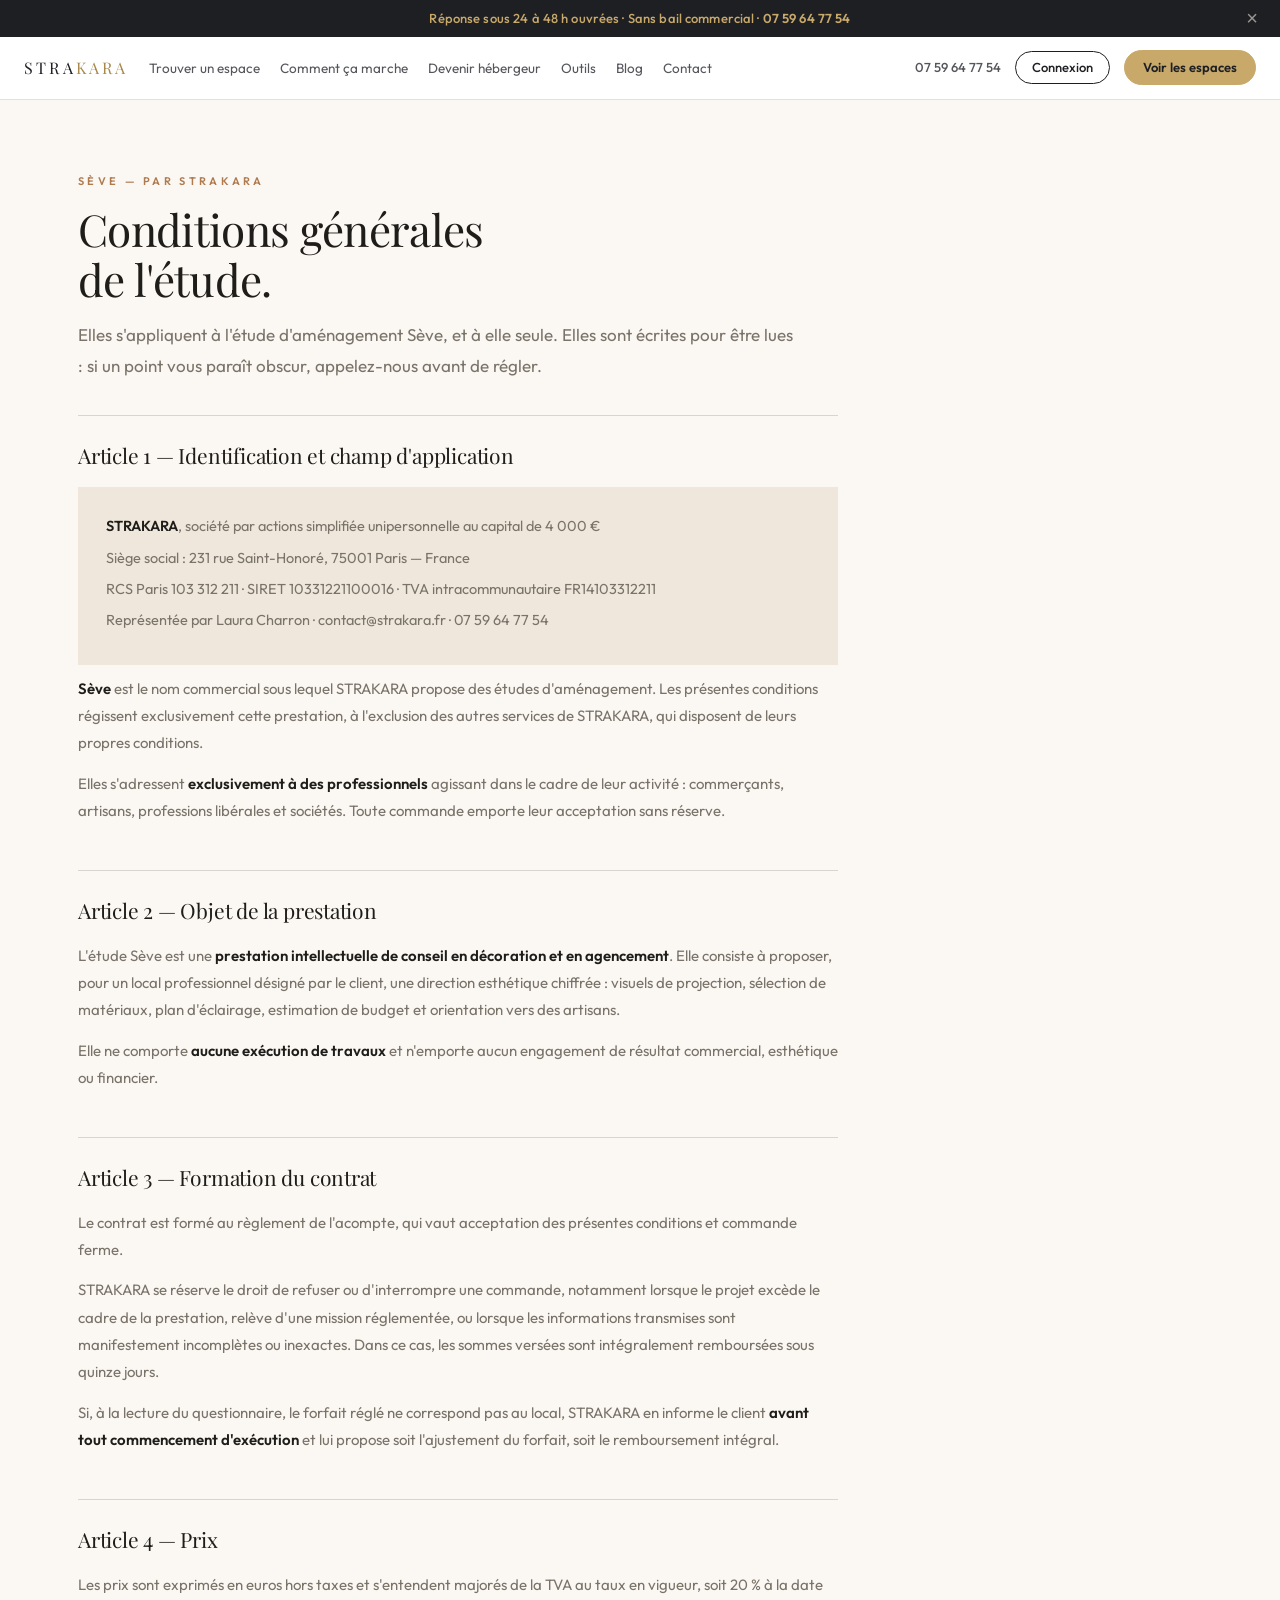
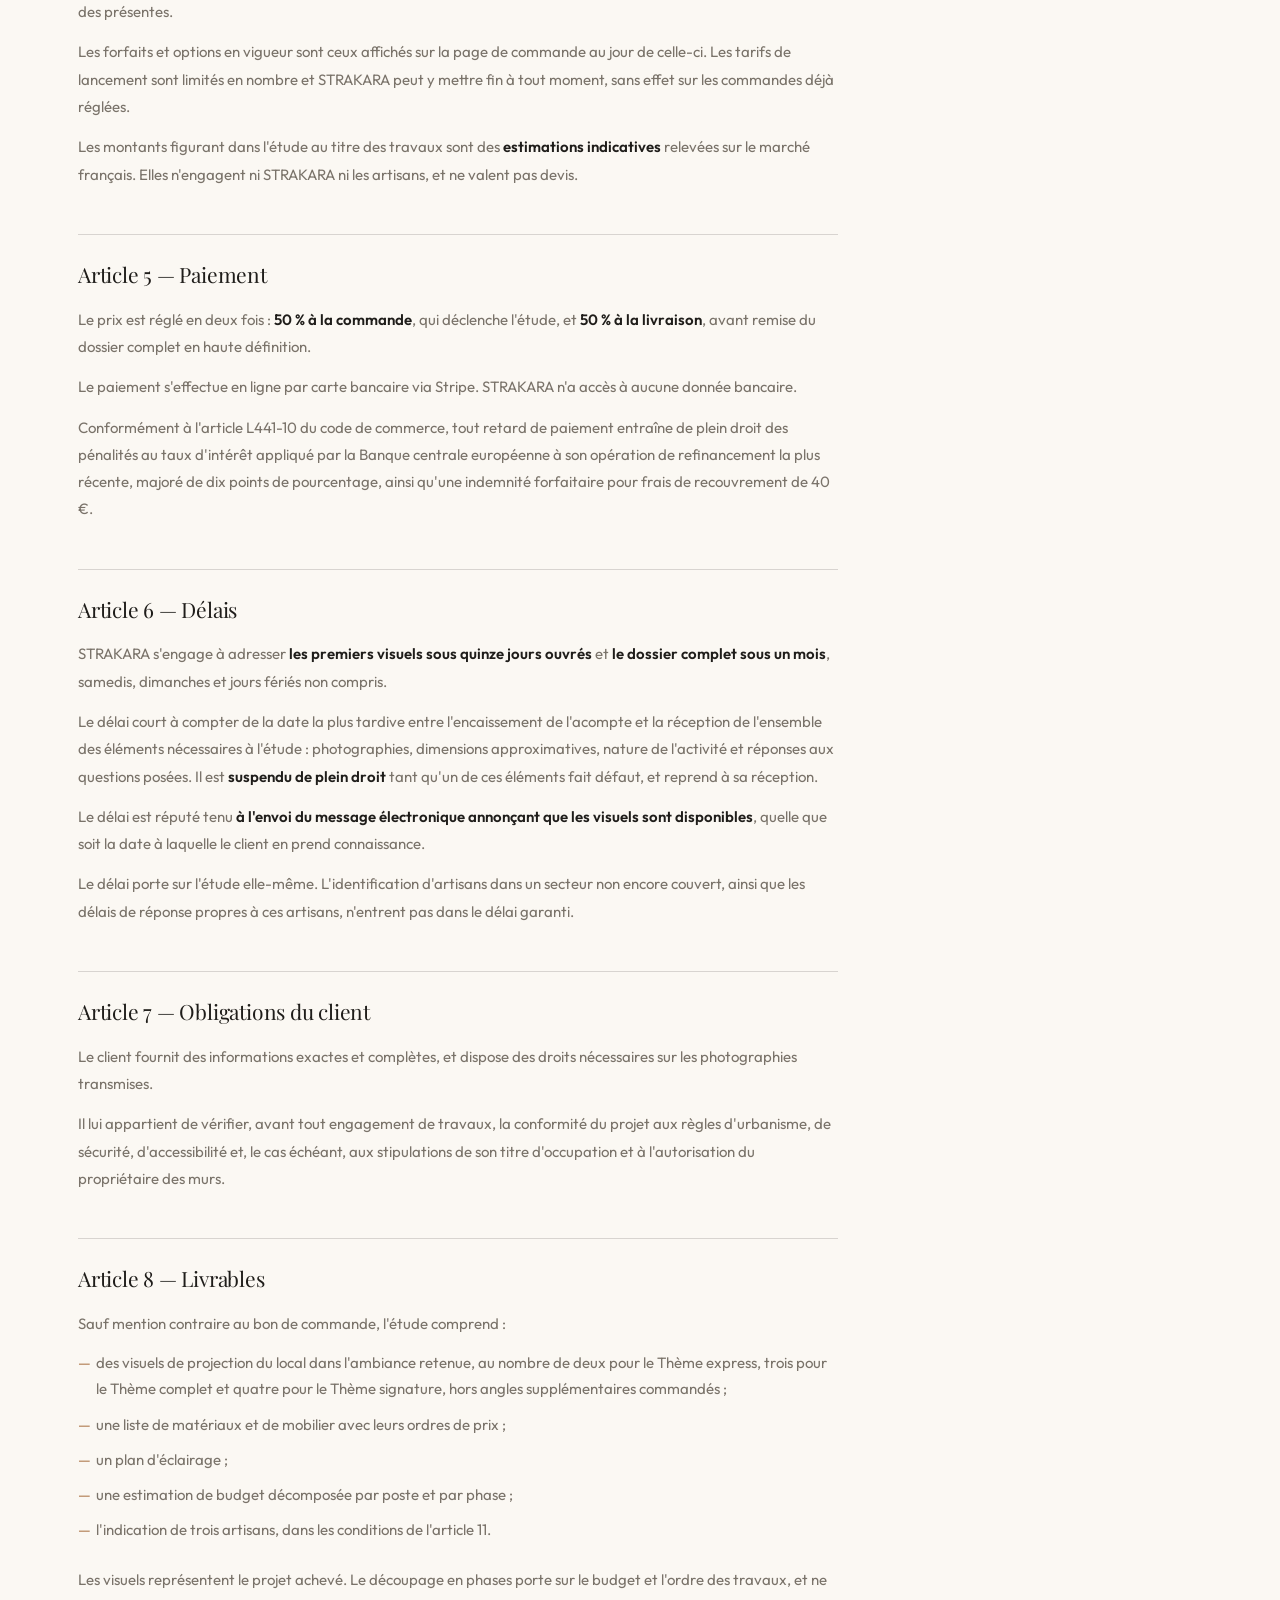
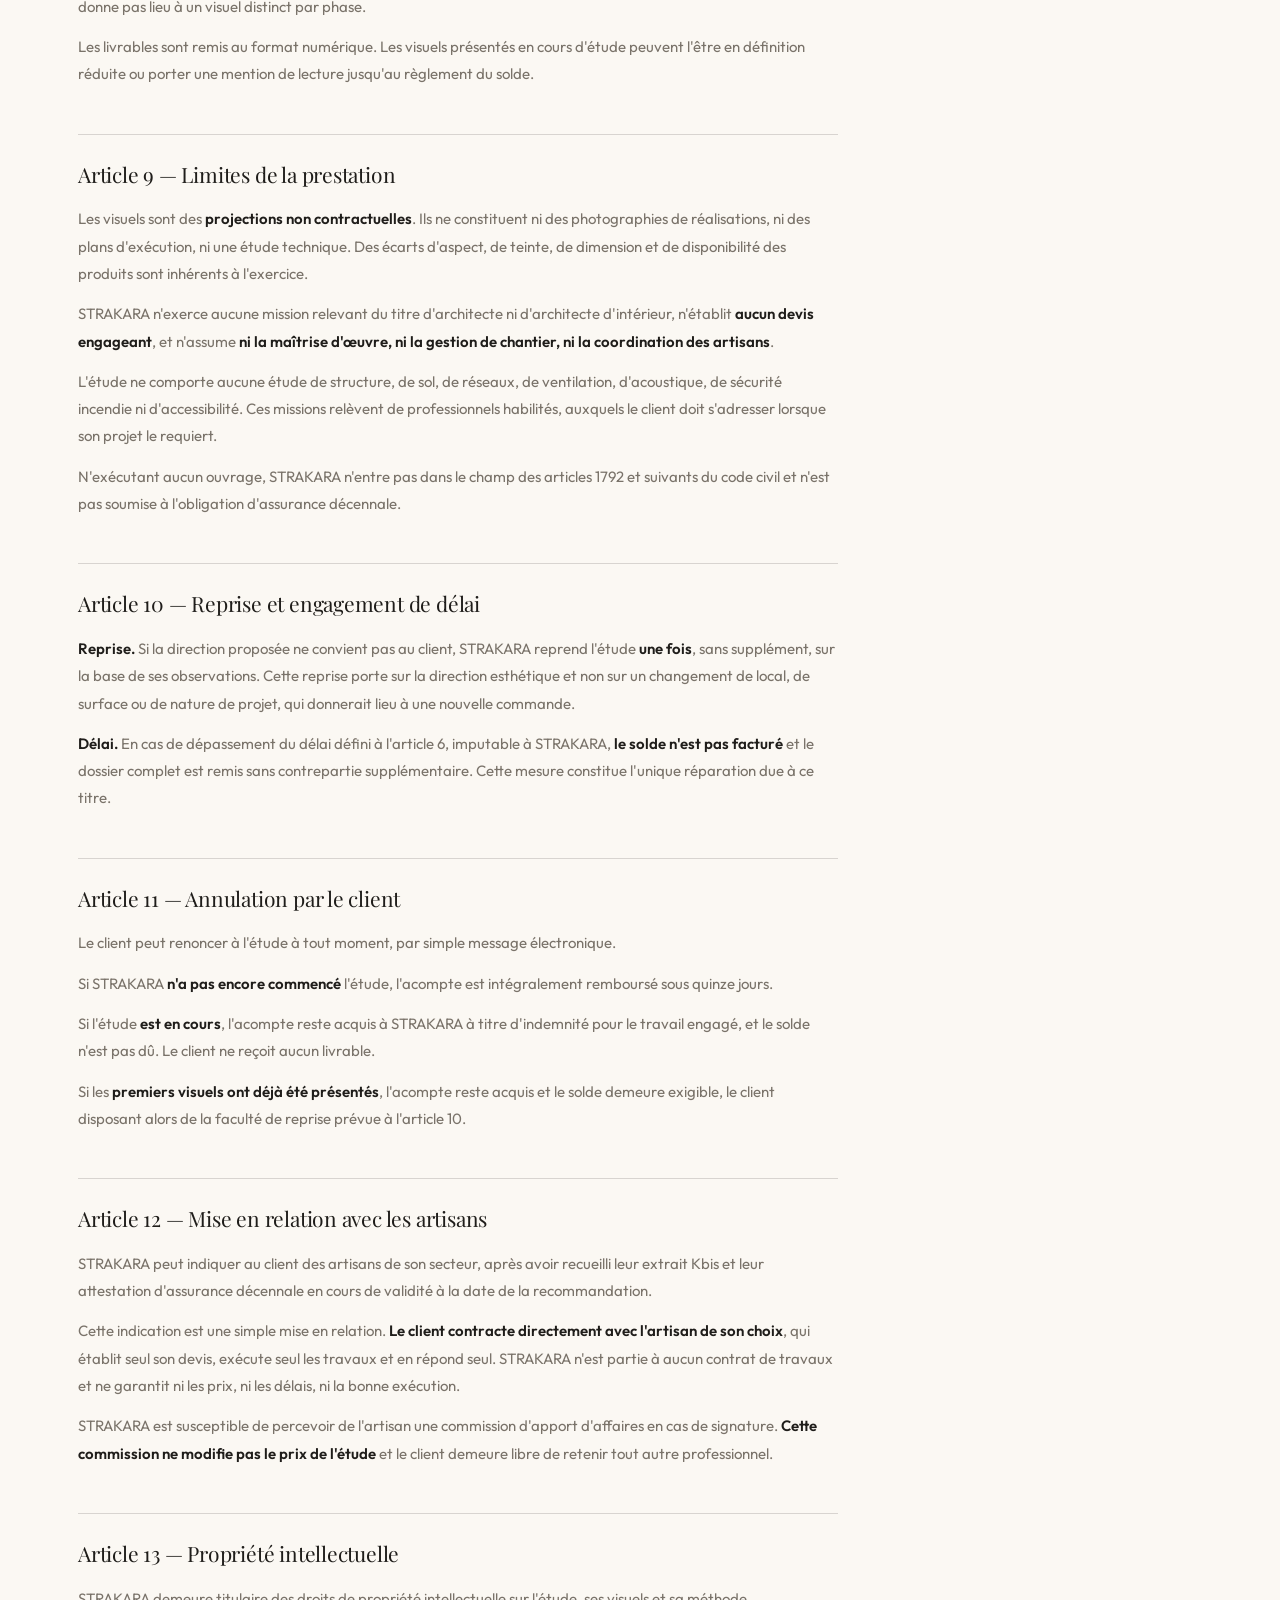
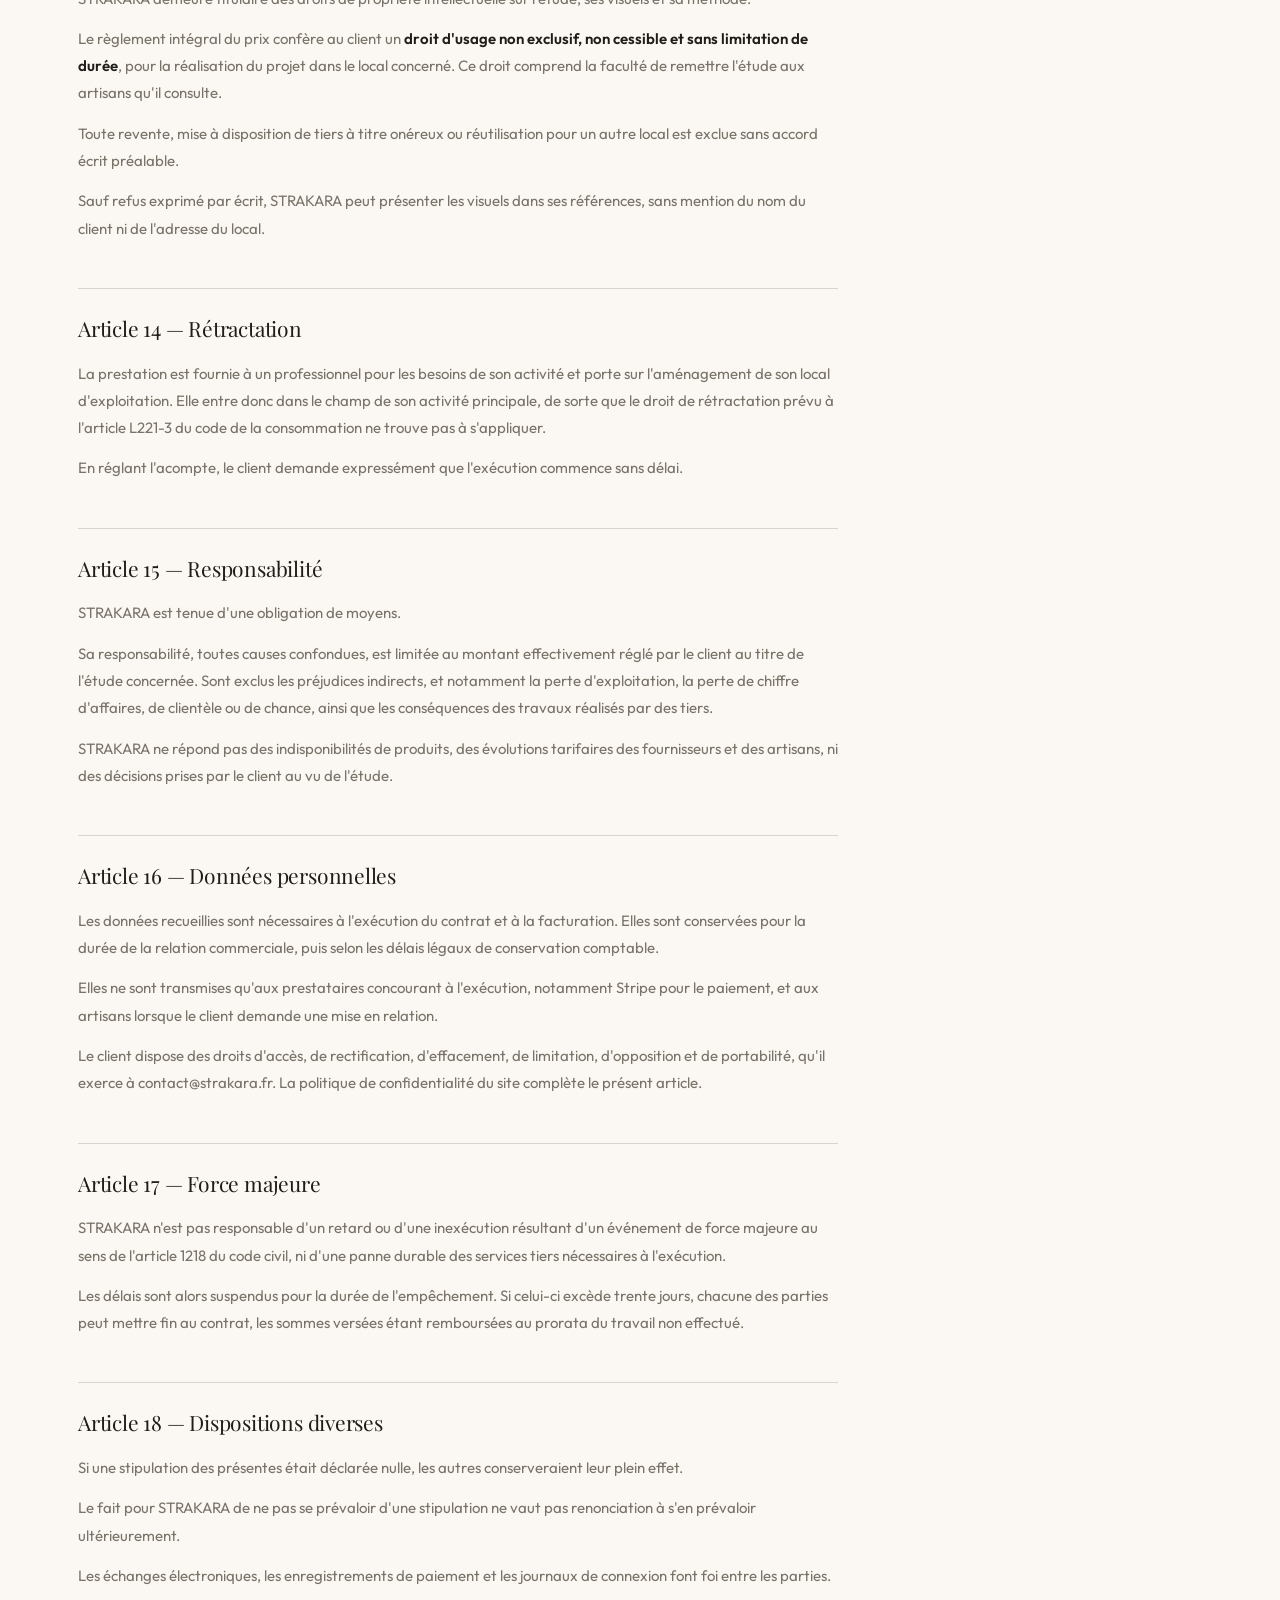
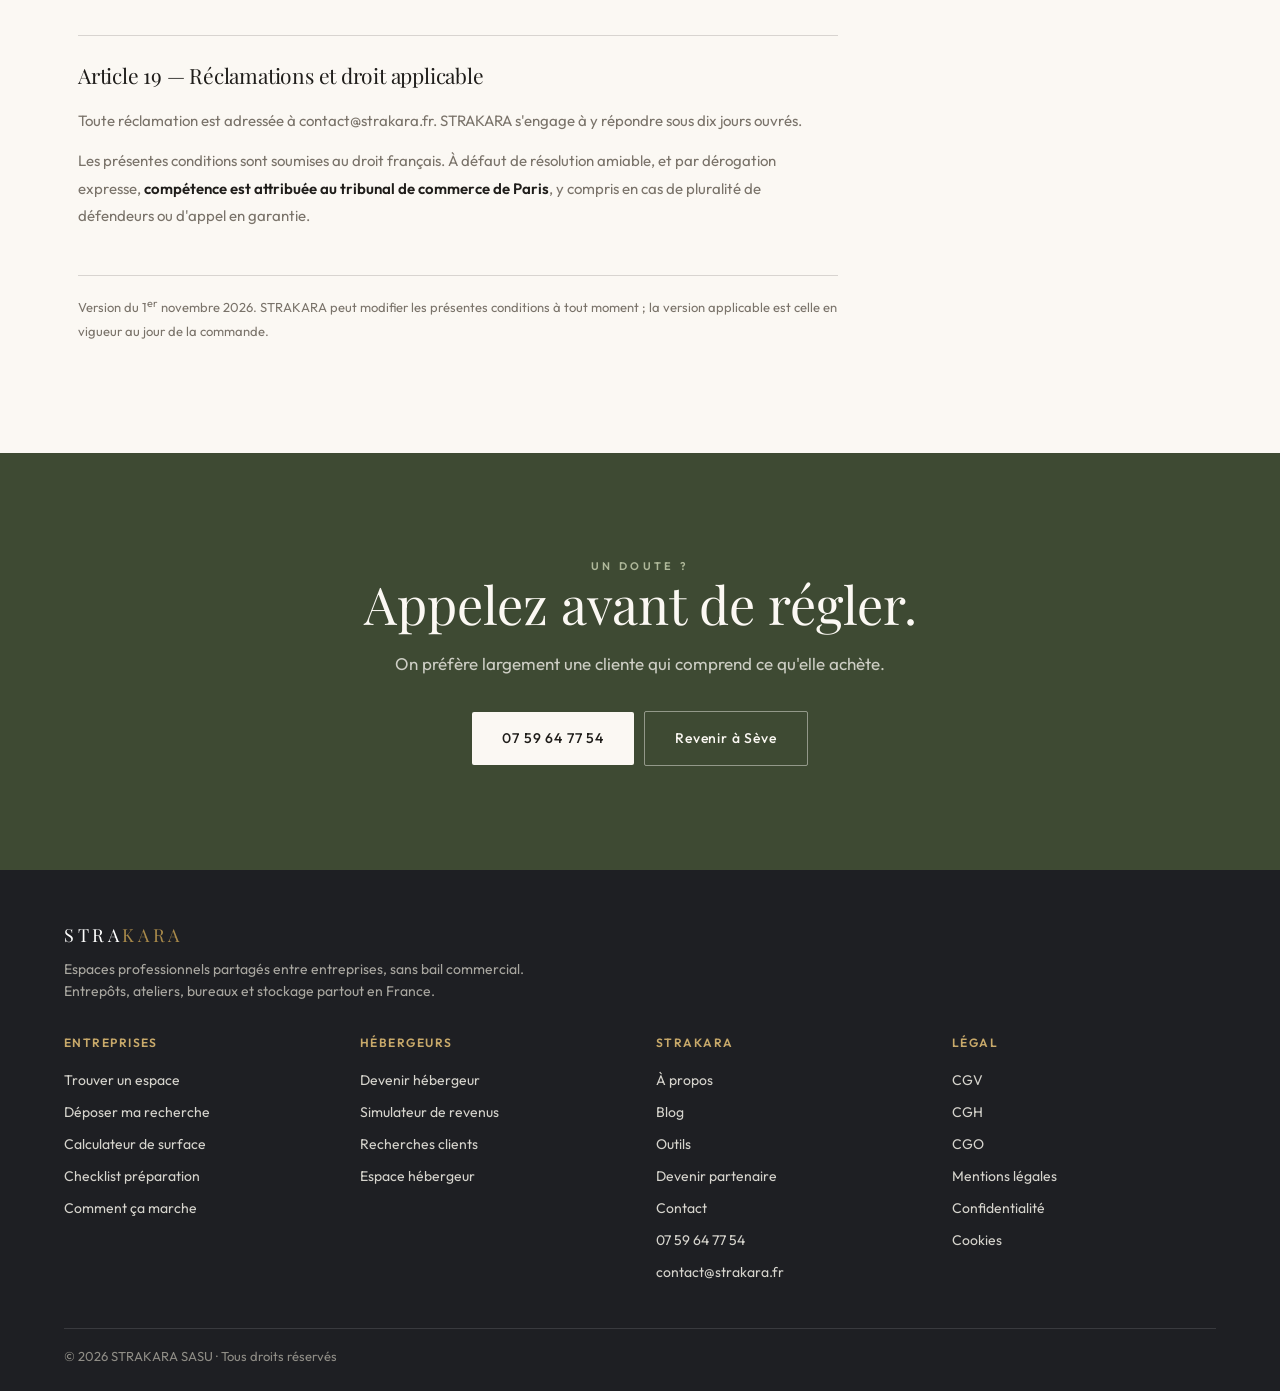
<file: cgv-seve.html>
<!DOCTYPE html>
<html lang="fr">
<head>
  <meta charset="UTF-8">
  <meta name="viewport" content="width=device-width, initial-scale=1.0">
  <title>Sève — Conditions générales de l'étude</title>
  <meta name="description" content="Conditions générales de vente de l'étude d'aménagement Sève, par STRAKARA SASU.">
  <link rel="canonical" href="https://seve.strakara.fr/cgv-seve.html">
  <meta property="og:title" content="Aménagement : votre projet en une page | STRAKARA">
  <meta property="og:description" content="Vos photos, et sous 72 h : visuels de projection, budget et artisans locaux.">
    <link rel="preconnect" href="https://fonts.googleapis.com">
  <link rel="preconnect" href="https://fonts.gstatic.com" crossorigin>
  <link href="https://fonts.googleapis.com/css2?family=Playfair+Display:ital,wght@0,400;0,600;1,400&family=Outfit:wght@300;400;500;600;700&display=swap" rel="stylesheet">
  <style>

    :root{
      --brand:#1E1F23;
      --gold:#C8A96A;
      --gold-dark:#A8894A;
      --gold-light:#D4B97A;
      --light:#F6F5F0;
      --text:#1E1F23;
      --muted:#6E7175;
      --border:#E8E0D0;
      --white:#FFFFFF;
      --green:#2A7A5A;
      --green-light:#EAF5EF;
      --red:#C0392B;
    }

    *{
      box-sizing:border-box;
      margin:0;
      padding:0;
    }

    html,
    body{
      overflow-x:hidden;
    }

    body{
      font-family:'Outfit',sans-serif;
      font-size:16px;
      color:var(--text);
      line-height:1.65;
      background:#fff;
      -webkit-font-smoothing:antialiased;
    }

    a{
      color:inherit;
    }

    .label{
      display:inline-block;
      font-size:11px;
      font-weight:600;
      letter-spacing:.15em;
      text-transform:uppercase;
      color:var(--gold-dark);
      margin-bottom:14px;
    }

    .btn-gold{
      display:inline-block;
      background:var(--gold);
      color:#1E1F23;
      padding:13px 28px;
      font-weight:600;
      font-size:14px;
      text-decoration:none;
      transition:.2s;
    }

    .btn-gold:hover{
      background:var(--gold-light);
    }

    .btn-outline-white{
      display:inline-block;
      background:transparent;
      color:#fff;
      padding:12px 28px;
      font-weight:500;
      font-size:14px;
      text-decoration:none;
      border:1px solid rgba(255,255,255,.35);
    }

    .btn-outline-white:hover{
      border-color:#fff;
    }


    /* =========================
       BANDEAU
    ========================= */

    .sk-banner{
      background:#1a1a18;
      padding:9px 24px;
      display:flex;
      align-items:center;
      justify-content:center;
      gap:14px;
      position:sticky;
      top:0;
      z-index:2000;
    }

    .sk-banner__text{
      font-family:'Playfair Display',serif;
      font-style:italic;
      font-size:13px;
      color:#c9a84c;
    }

    .sk-banner__btn{
      background:#c9a84c;
      color:#1a1a18;
      font-size:11.5px;
      font-weight:700;
      padding:5px 14px;
      border-radius:20px;
      text-decoration:none;
    }

    .sk-banner__close{
      position:absolute;
      right:16px;
      background:none;
      border:none;
      color:#777;
      font-size:18px;
      cursor:pointer;
    }

    .sk-banner.sk-hidden{
      display:none;
    }


    /* =========================
       NAVIGATION
    ========================= */

    .sk-nav{
      background:#fff;
      border-bottom:1px solid #e5e2da;
      padding:0 24px;
      display:flex;
      align-items:center;
      height:58px;
      position:sticky;
      top:40px;
      z-index:1000;
    }

    .sk-nav__logo{
      font-family:'Playfair Display',serif;
      font-size:15px;
      letter-spacing:.2em;
      text-transform:uppercase;
      color:#1a1a18;
      text-decoration:none;
      margin-right:36px;
      white-space:nowrap;
    }

    .sk-nav__logo span{
      color:#c9a84c;
    }

    .sk-nav__links{
      display:flex;
      align-items:center;
      gap:26px;
      flex:1;
      list-style:none;
    }

    .sk-nav__links a{
      font-size:13px;
      color:#4a4845;
      text-decoration:none;
      white-space:nowrap;
    }

    .sk-nav__links a:hover{
      color:#1a1a18;
    }

    .sk-nav__right{
      display:flex;
      align-items:center;
      gap:12px;
      margin-left:auto;
    }

    .sk-nav__phone{
      font-size:12.5px;
      color:#4a4845;
      text-decoration:none;
    }

    .sk-btn-espace{
      background:#1a1a18;
      color:#fff;
      font-size:12px;
      font-weight:500;
      padding:7px 16px;
      border-radius:20px;
      text-decoration:none;
    }

    .sk-nav__hamburger{
      display:none;
      background:none;
      border:none;
      cursor:pointer;
      flex-direction:column;
      gap:5px;
      margin-left:auto;
    }

    .sk-nav__hamburger span{
      display:block;
      width:22px;
      height:1.5px;
      background:#1a1a18;
    }

    .sk-nav__mobile{
      display:none;
      flex-direction:column;
      background:#fff;
      border-bottom:1px solid #e5e2da;
      padding:16px 24px;
      position:sticky;
      top:98px;
      z-index:999;
    }

    .sk-nav__mobile.sk-open{
      display:flex;
    }

    .sk-nav__mobile a{
      font-size:14px;
      color:#4a4845;
      text-decoration:none;
      padding:10px 0;
      border-bottom:1px solid #e5e2da;
    }


    /* =========================
       HERO
    ========================= */

    .hero{
      background:var(--brand);
      color:#fff;
      padding:64px 48px 56px;
      border-bottom:2px solid var(--gold);
      position:relative;
      overflow:hidden;
    }

    .hero::before{
      content:'';
      position:absolute;
      inset:0;
      background:
        repeating-linear-gradient(
          90deg,
          transparent,
          transparent 79px,
          rgba(200,169,106,.04) 79px,
          rgba(200,169,106,.04) 80px
        );
    }

    .hero-inner{
      max-width:1280px;
      margin:0 auto;
      position:relative;
    }

    .hero-eyebrow{
      font-size:11px;
      font-weight:600;
      letter-spacing:.18em;
      text-transform:uppercase;
      color:var(--gold);
      margin-bottom:18px;
    }

    .hero h1{
      font-family:'Playfair Display',serif;
      font-size:44px;
      font-weight:400;
      line-height:1.15;
      margin-bottom:14px;
    }

    .hero h1 em{
      font-style:italic;
      color:var(--gold);
    }

    .hero .sub{
      font-size:16px;
      color:rgba(255,255,255,.65);
      font-weight:300;
      max-width:720px;
    }


    /* =========================
       MAIN
    ========================= */

    .main-wrap{
      max-width:1280px;
      margin:0 auto;
      padding:48px 48px 72px;
    }


    /* =========================
       SCORE
    ========================= */

    .score-bar{
      background:var(--light);
      border:1px solid var(--border);
      padding:28px 32px;
      margin-bottom:40px;
      display:flex;
      align-items:center;
      gap:32px;
      flex-wrap:wrap;
    }

    .score-left{
      flex:1;
      min-width:200px;
    }

    .score-title{
      font-size:12px;
      font-weight:600;
      letter-spacing:.12em;
      text-transform:uppercase;
      color:var(--muted);
      margin-bottom:8px;
    }

    .score-nums{
      display:flex;
      align-items:baseline;
      gap:4px;
      margin-bottom:12px;
    }

    .score-num{
      font-family:'Playfair Display',serif;
      font-size:48px;
      font-weight:600;
      line-height:1;
    }

    .score-total{
      font-size:18px;
      color:var(--muted);
    }

    .score-msg{
      font-size:14px;
      color:var(--muted);
    }

    .score-right{
      flex:2;
      min-width:240px;
    }

    .progress{
      background:var(--border);
      height:6px;
      overflow:hidden;
      margin-bottom:8px;
    }

    .progress-fill{
      background:var(--green);
      height:100%;
      transition:width .4s ease;
    }

    .progress-pct{
      font-size:12px;
      color:var(--muted);
    }


    /* =========================
       CATÉGORIES
    ========================= */

    .cat-label{
      font-size:11px;
      font-weight:600;
      letter-spacing:.15em;
      text-transform:uppercase;
      color:var(--gold-dark);
      margin-top:40px;
      margin-bottom:16px;
      padding-bottom:8px;
      border-bottom:1px solid var(--border);
      display:block;
    }

    .checklist{
      display:flex;
      flex-direction:column;
      gap:8px;
    }

    .check-item{
      display:flex;
      align-items:flex-start;
      gap:16px;
      padding:18px 20px;
      border:1px solid var(--border);
      background:#fff;
      cursor:pointer;
      transition:.15s;
      user-select:none;
    }

    .check-item:hover{
      border-color:var(--gold);
      background:var(--light);
    }

    .check-item.checked{
      border-color:var(--green);
      background:var(--green-light);
    }

    .check-box{
      width:22px;
      height:22px;
      border:1.5px solid var(--border);
      flex-shrink:0;
      display:flex;
      align-items:center;
      justify-content:center;
      margin-top:1px;
    }

    .check-item.checked .check-box{
      background:var(--green);
      border-color:var(--green);
    }

    .check-box-tick{
      width:10px;
      height:8px;
      opacity:0;
    }

    .check-box-tick path{
      stroke:#fff;
      stroke-width:2;
      fill:none;
      stroke-linecap:round;
      stroke-linejoin:round;
    }

    .check-item.checked .check-box-tick{
      opacity:1;
    }

    .check-content h3{
      font-size:15px;
      font-weight:500;
      color:var(--text);
      margin-bottom:4px;
      line-height:1.4;
    }

    .check-item.checked .check-content h3{
      color:var(--green);
    }

    .check-content p{
      font-size:13px;
      color:var(--muted);
      line-height:1.55;
    }

    .check-content a{
      color:var(--gold-dark);
      font-weight:500;
    }

    .check-tag{
      display:inline-block;
      font-size:11px;
      font-weight:600;
      letter-spacing:.08em;
      text-transform:uppercase;
      padding:2px 8px;
      margin-top:6px;
    }

    .tag-required{
      background:#FEF0EE;
      color:var(--red);
    }

    .tag-warn{
      background:#FEF9EC;
      color:#8B6500;
    }


    /* =========================
       CTA
    ========================= */

    .cta-section{
      background:var(--brand);
      padding:48px;
      margin-top:48px;
    }

    .cta-inner{
      display:grid;
      grid-template-columns:1fr auto;
      gap:48px;
      align-items:center;
    }

    .cta-section .label{
      color:var(--gold);
    }

    .cta-section h2{
      font-family:'Playfair Display',serif;
      font-size:32px;
      font-weight:400;
      color:#fff;
      line-height:1.2;
      margin-bottom:10px;
    }

    .cta-section h2 em{
      color:var(--gold);
    }

    .cta-section p{
      font-size:15px;
      color:rgba(255,255,255,.6);
    }

    .cta-btns{
      display:flex;
      flex-direction:column;
      gap:10px;
      min-width:220px;
    }

    .cta-note{
      font-size:12px;
      color:rgba(255,255,255,.4);
      text-align:center;
    }


    /* =========================
       PARCOURS
    ========================= */

    .tunnel{
      background:var(--light);
      border-top:1px solid var(--border);
      border-bottom:1px solid var(--border);
      padding:36px 48px;
    }

    .tunnel-inner{
      max-width:1280px;
      margin:0 auto;
    }

    .tunnel-title{
      font-size:11px;
      font-weight:600;
      letter-spacing:.15em;
      text-transform:uppercase;
      color:var(--muted);
      text-align:center;
      margin-bottom:24px;
    }

    .tunnel-steps{
      display:flex;
      align-items:center;
      gap:8px;
      justify-content:center;
      flex-wrap:wrap;
    }

    .tunnel-step{
      display:flex;
      align-items:center;
      gap:12px;
      background:#fff;
      border:1px solid var(--border);
      padding:14px 18px;
      text-decoration:none;
      flex:1;
      min-width:140px;
      max-width:220px;
    }

    .tunnel-step:hover{
      border-color:var(--gold);
    }

    .tunnel-step-cta{
      background:var(--brand);
      border-color:var(--brand);
    }

    .ts-num{
      width:30px;
      height:30px;
      background:var(--brand);
      color:#fff;
      display:flex;
      align-items:center;
      justify-content:center;
      font-weight:600;
      font-size:13px;
      flex-shrink:0;
    }

    .tunnel-step-cta .ts-num{
      background:var(--gold);
      color:#1E1F23;
    }

    .ts-label{
      font-size:11px;
      font-weight:600;
      letter-spacing:.1em;
      text-transform:uppercase;
      color:var(--gold-dark);
    }

    .ts-desc{
      font-size:13px;
      color:var(--text);
      line-height:1.35;
      margin-top:2px;
    }

    .ts-sub{
      font-size:11px;
      color:var(--muted);
    }

    .tunnel-step-cta .ts-label{
      color:var(--gold);
    }

    .tunnel-step-cta .ts-desc{
      color:#fff;
    }

    .tunnel-step-cta .ts-sub{
      color:rgba(255,255,255,.5);
    }

    .tunnel-arrow{
      color:var(--gold);
      font-size:18px;
      font-weight:bold;
    }


    /* =========================
       FOOTER
    ========================= */

    .footer{
      background:#111214;
      padding:56px 0 32px;
    }

    .footer-inner{
      max-width:1280px;
      margin:0 auto 48px;
      padding:0 48px;
      display:grid;
      grid-template-columns:2fr 1fr 1fr 1fr;
      gap:48px;
    }

    .footer-logo{
      font-family:'Playfair Display',serif;
      font-size:20px;
      color:#fff;
      display:block;
      margin-bottom:14px;
      text-decoration:none;
    }

    .footer-brand p{
      font-size:13px;
      color:rgba(255,255,255,.35);
      line-height:1.7;
      max-width:280px;
    }

    .footer-col h4{
      font-size:11px;
      color:rgba(255,255,255,.5);
      text-transform:uppercase;
      letter-spacing:.12em;
      margin-bottom:16px;
    }

    .footer-col a{
      display:block;
      font-size:13px;
      color:rgba(255,255,255,.35);
      text-decoration:none;
      margin-bottom:10px;
    }

    .footer-col a:hover{
      color:var(--gold);
    }

    .footer-bottom{
      max-width:1280px;
      margin:0 auto;
      padding:24px 48px 0;
      border-top:1px solid rgba(255,255,255,.06);
      display:flex;
      justify-content:space-between;
      gap:20px;
    }

    .footer-bottom p,
    .footer-bottom a{
      font-size:12px;
      color:rgba(255,255,255,.25);
      text-decoration:none;
    }


    /* =========================
       MOBILE
    ========================= */

    @media(max-width:960px){

      .sk-nav__links,
      .sk-nav__right{
        display:none;
      }

      .sk-nav__hamburger{
        display:flex;
      }

      .cta-inner{
        grid-template-columns:1fr;
      }

      .footer-inner{
        grid-template-columns:1fr 1fr;
      }
    }

    @media(max-width:600px){

      .hero{
        padding:48px 20px;
      }

      .hero h1{
        font-size:32px;
      }

      .main-wrap{
        padding:32px 20px 56px;
      }

      .score-bar{
        padding:20px;
      }

      .cta-section{
        padding:36px 20px;
      }

      .tunnel{
        padding:32px 20px;
      }

      .tunnel-steps{
        flex-direction:column;
        align-items:stretch;
      }

      .tunnel-step{
        max-width:none;
      }

      .tunnel-arrow{
        transform:rotate(90deg);
        align-self:center;
      }

      .footer-inner{
        grid-template-columns:1fr;
        padding:0 20px;
      }

      .footer-bottom{
        padding:24px 20px 0;
        flex-direction:column;
      }
    }

  </style>

<style>
  .pg-hero{background:var(--brand);color:#fff;padding:72px 24px 56px;text-align:center}
  .pg-hero .eyebrow{font-size:12px;letter-spacing:.2em;text-transform:uppercase;color:var(--gold);font-weight:600}
  .pg-hero h1{font-family:'Playfair Display',serif;font-weight:400;font-size:clamp(32px,5vw,52px);line-height:1.15;margin:14px auto 16px;max-width:820px}
  .pg-hero h1 em{color:var(--gold);font-style:italic}
  .pg-hero p{color:rgba(255,255,255,.75);max-width:680px;margin:0 auto;font-size:17px;line-height:1.7}
  .pg-switch{display:inline-flex;gap:6px;background:rgba(255,255,255,.08);padding:6px;border-radius:999px;margin-top:28px}
  .pg-switch a{color:rgba(255,255,255,.75);text-decoration:none;padding:10px 20px;border-radius:999px;font-weight:600;font-size:14px}
  .pg-switch a.on{background:var(--gold);color:var(--brand)}
  .pg-actions{margin-top:22px;display:flex;gap:12px;justify-content:center;flex-wrap:wrap}
  .pg-btn{display:inline-block;padding:13px 22px;border-radius:10px;font-weight:600;text-decoration:none;font-size:15px}
  .pg-btn.gold{background:var(--gold);color:var(--brand)}
  .pg-btn.line{border:1px solid rgba(255,255,255,.35);color:#fff}
  .pg-btn.dark{background:var(--brand);color:#fff}
  .pg-btn.outline{border:1px solid var(--border);color:var(--brand);background:#fff}
  .pg-wrap{max-width:1140px;margin:0 auto;padding:56px 24px 24px}
  .pg-summary{display:grid;grid-template-columns:repeat(auto-fit,minmax(150px,1fr));gap:10px;margin-bottom:56px}
  .pg-summary a{display:block;background:#fff;border:1px solid var(--border);border-radius:12px;padding:14px 16px;text-decoration:none;color:var(--text);font-size:14px;font-weight:600;line-height:1.35}
  .pg-summary a span{display:block;color:var(--gold-dark);font-size:12px;letter-spacing:.08em;margin-bottom:4px}
  .pg-step{display:grid;grid-template-columns:minmax(0,5fr) minmax(0,7fr);gap:40px;align-items:start;padding:44px 0;border-top:1px solid var(--border)}
  .pg-step:first-of-type{border-top:0}
  .pg-num{display:inline-flex;align-items:center;justify-content:center;width:40px;height:40px;border-radius:50%;background:var(--brand);color:var(--gold);font-weight:700;font-size:16px}
  .pg-who{display:inline-block;margin-left:10px;font-size:12px;font-weight:600;letter-spacing:.06em;text-transform:uppercase;padding:5px 10px;border-radius:999px;background:var(--light);color:var(--muted);vertical-align:middle}
  .pg-who.you{background:#FBF5E8;color:var(--gold-dark)}
  .pg-who.sk{background:var(--green-light);color:var(--green)}
  .pg-step h2{font-family:'Playfair Display',serif;font-weight:600;font-size:26px;line-height:1.25;margin:16px 0 12px}
  .pg-step p{color:var(--muted);line-height:1.75;font-size:16px;margin-bottom:10px}
  .pg-step ul{margin:6px 0 10px 18px;color:var(--muted);line-height:1.8;font-size:15.5px}
  .pg-step .tip{background:#FBF5E8;border-left:3px solid var(--gold);padding:12px 14px;border-radius:0 8px 8px 0;font-size:14.5px;color:var(--text);line-height:1.6;margin-top:12px}
  .pg-shot{background:#fff;border:1px solid var(--border);border-radius:14px;overflow:hidden;box-shadow:0 18px 40px -24px rgba(30,31,35,.35)}
  .pg-shot .bar{display:flex;gap:6px;align-items:center;padding:10px 14px;background:var(--light);border-bottom:1px solid var(--border)}
  .pg-shot .bar i{width:9px;height:9px;border-radius:50%;background:#ddd6c8;display:block}
  .pg-shot .bar span{margin-left:10px;font-size:12px;color:var(--muted);white-space:nowrap;overflow:hidden;text-overflow:ellipsis}
  .pg-shot img{display:block;width:100%;height:auto}
  .pg-shot.narrow{max-width:430px}
  .pg-shot.mid{max-width:560px}
  .pg-shot + .pg-shot{margin-top:16px}
  .pg-note{font-size:13px;color:var(--muted);text-align:center;margin:8px 0 0}
  .pg-end{background:var(--light);border:1px solid var(--border);border-radius:16px;padding:36px 28px;text-align:center;margin:40px 0 64px}
  .pg-end h2{font-family:'Playfair Display',serif;font-weight:600;font-size:28px;margin-bottom:10px}
  .pg-end p{color:var(--muted);margin-bottom:20px;line-height:1.7}
  .pg-end .pg-actions{margin-top:0}
  @media (max-width:860px){
    .pg-step{grid-template-columns:1fr;gap:20px;padding:34px 0}
    .pg-shot.narrow,.pg-shot.mid{max-width:100%}
    .pg-hero{padding:56px 18px 44px}
  }
  @media print{
    .sk-banner,.sk-nav,.sk-nav__mobile,.footer,.pg-switch,.pg-actions,.pg-summary,.pg-end .pg-actions,#crisp-chatbox,.crisp-client{display:none!important}
    .pg-hero{padding:24px 0 18px;background:#fff;color:var(--brand)}
    .pg-hero p{color:var(--muted)}
    .pg-wrap{padding:10px 0}
    .pg-step{break-inside:avoid;page-break-inside:avoid;grid-template-columns:minmax(0,5fr) minmax(0,7fr);gap:24px;padding:22px 0}
    .pg-shot{box-shadow:none}
    .pg-shot.narrow img{max-height:150mm;object-fit:contain;object-position:top}
    .pg-end{margin:10px 0;break-inside:avoid}
    body{-webkit-print-color-adjust:exact;print-color-adjust:exact}
  }
</style>

  <script defer src="https://cloud.umami.is/script.js" data-website-id="d4a0482a-04b0-4a56-88c3-c01bf484a83a" data-domains="www.strakara.fr"></script>
<script src="/assets/js/suivi.js" defer></script>
<script src="/assets/js/crisp.js" defer></script>
<link rel="stylesheet" href="/assets/css/tunnel.css">

<style>
  .sv-legal{max-width:760px}
  .sv-legal h3{font-family:'Playfair Display',serif;font-size:21px;font-weight:400;letter-spacing:-.01em;
    margin:46px 0 14px;padding-top:22px;border-top:1px solid rgba(31,29,26,.16)}
  .sv-legal h3:first-of-type{margin-top:8px}
  .sv-legal h4{font-size:15px;font-weight:600;margin:22px 0 7px}
  .sv-legal p{font-size:15px;line-height:1.82;color:var(--sv-doux);margin-bottom:13px}
  .sv-legal p strong{color:var(--sv-encre);font-weight:600}
  .sv-legal ul{list-style:none;padding:0;margin:0 0 13px}
  .sv-legal li{font-size:15px;line-height:1.75;color:var(--sv-doux);padding:0 0 9px 18px;position:relative}
  .sv-legal li::before{content:'—';position:absolute;left:0;color:var(--sv-terre)}
  .sv-legal .sv-ident{background:var(--sv-sable);padding:26px 28px;margin-bottom:10px}
  .sv-legal .sv-ident p{margin-bottom:5px;font-size:14.5px}
  .sv-legal .sv-maj{font-size:13px;color:var(--sv-doux);margin-top:46px;padding-top:18px;border-top:1px solid rgba(31,29,26,.16)}
</style>
<style>
  :root{--sv-ivoire:#FBF8F3;--sv-sable:#EFE7DB;--sv-encre:#1F1D1A;--sv-terre:#B07A4F;--sv-doux:#7A736A;--sv-vert:#3E4A33;--sv-vert-clair:#AFB89A}
  body{background:var(--sv-ivoire)}
  .sv{font-family:'Outfit',sans-serif;color:var(--sv-encre)}
  .sv h1,.sv h2,.sv h3,.sv .num{font-family:'Playfair Display',serif;font-weight:400}
  .sv-wrap{max-width:1180px;margin:0 auto;padding:0 28px}
  .sv-kicker{font-size:11px;letter-spacing:.3em;text-transform:uppercase;color:var(--sv-terre);font-weight:600;font-family:'Outfit',sans-serif}

  .sv-hero{position:relative;min-height:74vh;display:flex;align-items:center;background:url('/assets/amenagement/seve-accroche.jpg') center/cover no-repeat}
  .sv-hero::after{content:'';position:absolute;inset:0;background:linear-gradient(90deg,rgba(251,248,243,.95) 0%,rgba(251,248,243,.9) 32%,rgba(251,248,243,.6) 56%,rgba(251,248,243,0) 84%)}
  .sv-hero .sv-wrap{position:relative;z-index:1;width:100%}
  .sv-hero-in{max-width:540px;padding:70px 0}
  .sv-hero h1{font-size:clamp(42px,6vw,74px);line-height:1.04;letter-spacing:-.02em;margin:16px 0 20px}
  .sv-hero h1 em{font-style:italic;color:var(--sv-terre)}
  .sv-hero p{font-size:18px;line-height:1.75;color:var(--sv-doux);max-width:430px;margin-bottom:30px}

  .sv-btn{display:inline-block;padding:15px 30px;border-radius:2px;text-decoration:none;font-size:14px;letter-spacing:.06em;font-weight:500;transition:opacity .2s}
  .sv-btn:hover{opacity:.82}
  .sv-btn--plein{background:var(--sv-encre);color:var(--sv-ivoire)}
  .sv-btn--ligne{border:1px solid rgba(31,29,26,.26);color:var(--sv-encre);margin-left:10px}

  .sv-sec{padding:96px 0}
  .sv-sec--sable{background:var(--sv-sable)}
  .sv-tete{max-width:620px;margin-bottom:52px}
  .sv-tete h2{font-size:clamp(30px,3.6vw,44px);line-height:1.14;letter-spacing:-.015em;margin:14px 0 16px}
  .sv-tete p{font-size:17px;line-height:1.8;color:var(--sv-doux)}

  .sv-trio{display:grid;grid-template-columns:repeat(3,1fr);gap:28px}
  .sv-th{text-decoration:none;color:inherit;display:block}
  .sv-th figure{margin:0;overflow:hidden;background:var(--sv-sable)}
  .sv-th img{display:block;width:100%;height:auto;transition:transform .7s cubic-bezier(.2,.7,.3,1)}
  .sv-th:hover img{transform:scale(1.035)}
  .sv-th h3{font-size:25px;margin:20px 0 7px;letter-spacing:-.01em}
  .sv-th .sv-mat{font-size:12px;letter-spacing:.14em;text-transform:uppercase;color:var(--sv-terre);font-weight:600;margin-bottom:9px}
  .sv-th p{font-size:15px;line-height:1.75;color:var(--sv-doux);margin:0}

  .sv-duo{display:grid;grid-template-columns:1fr 1fr;gap:28px;align-items:center}
  .sv-duo img{display:block;width:100%;height:auto}
  .sv-duo--large{grid-template-columns:1fr}

  .sv-regles{display:grid;grid-template-columns:repeat(2,1fr);gap:0 56px}
  .sv-regle{display:flex;gap:20px;padding:24px 0;border-top:1px solid rgba(31,29,26,.1)}
  .sv-regle .num{font-size:19px;color:var(--sv-terre);min-width:28px}
  .sv-regle p{margin:0;font-size:16px;line-height:1.7}

  .sv-etapes{display:grid;grid-template-columns:repeat(5,1fr);gap:24px}
  .sv-etape{border-top:1px solid rgba(31,29,26,.2);padding-top:22px;position:relative}
  .sv-etape::before{content:'';position:absolute;top:-4px;left:0;width:7px;height:7px;border-radius:50%;background:var(--sv-terre)}
  .sv-etape .num{display:block;font-family:'Playfair Display',serif;font-size:25px;color:var(--sv-terre);margin-bottom:9px;line-height:1}
  .sv-etape strong{display:block;font-size:15.5px;font-weight:600;margin-bottom:6px;letter-spacing:-.005em}
  .sv-etape p{margin:0;font-size:13.5px;line-height:1.7;color:var(--sv-doux)}

  .sv-prix{display:grid;grid-template-columns:repeat(3,1fr);gap:24px;margin-top:8px}
  .sv-carte{background:var(--sv-ivoire);border:1px solid rgba(31,29,26,.12);padding:36px 30px;display:flex;flex-direction:column}
  .sv-carte h3{font-size:24px;margin-bottom:6px}
  .sv-carte .sv-pour{font-size:14px;color:var(--sv-doux);margin-bottom:26px;line-height:1.6;flex:1}
  .sv-carte .sv-barre{font-size:15px;color:var(--sv-doux);text-decoration:line-through}
  .sv-carte .sv-mt{font-family:'Playfair Display',serif;font-size:42px;line-height:1;margin:4px 0 4px}
  .sv-carte .sv-ht{font-size:13px;color:var(--sv-doux);letter-spacing:.04em}
  .sv-carte--phare{background:var(--sv-encre);color:var(--sv-ivoire);border-color:var(--sv-encre)}
  .sv-carte--phare .sv-pour,.sv-carte--phare .sv-ht,.sv-carte--phare .sv-barre{color:rgba(251,248,243,.62)}
  .sv-lancement{font-size:11px;letter-spacing:.18em;text-transform:uppercase;color:var(--sv-terre);font-weight:600;margin-bottom:14px}
  .sv-options{margin-top:30px;font-size:15px;color:var(--sv-doux);line-height:1.9}

  .sv-cadre{border:1px solid rgba(31,29,26,.14);padding:34px;max-width:780px}
  .sv-cadre h3{font-size:21px;margin-bottom:14px}
  .sv-cadre p{font-size:15px;line-height:1.8;color:var(--sv-doux);margin:0 0 10px}
  .sv-cadre p:last-child{margin:0}
  .sv-cadre--pdf{padding:0;border:none;background:var(--sv-sable)}
  .sv-cadre--pdf figure{margin:0;overflow:hidden;aspect-ratio:4/3;background:var(--sv-sable)}
  .sv-cadre--pdf figure img{display:block;width:100%;height:100%;object-fit:cover;object-position:center 12%}
  .sv-cadre--pdf h3{margin:28px 30px 14px}
  .sv-cadre--pdf p{margin:0 30px 10px}
  .sv-cadre--pdf p:last-child{margin:0 30px 30px}

    .sv-fin{text-align:center;padding:104px 0;background:var(--sv-vert);color:var(--sv-ivoire)}
  .sv-fin .sv-kicker{color:var(--sv-vert-clair)}
  .sv-fin .sv-btn--plein{background:var(--sv-ivoire);color:var(--sv-encre)}
  .sv-fin .sv-btn--ligne{border-color:rgba(251,248,243,.45);color:var(--sv-ivoire)}
  .sv-fin h2{font-size:clamp(32px,4.4vw,52px);line-height:1.12;margin-bottom:16px}
  .sv-fin p{font-size:17px;color:rgba(251,248,243,.76);max-width:520px;margin:0 auto 32px;line-height:1.75}
  .sv-mention{font-size:13px;color:var(--sv-doux);line-height:1.7;margin-top:34px}


  .sv-resume{font-size:14px;color:var(--sv-doux);margin-top:18px;letter-spacing:.01em}
  .sv-miroir{display:grid;grid-template-columns:repeat(3,1fr);gap:0 48px}
  .sv-mir{padding:26px 0;border-top:1px solid rgba(31,29,26,.14)}
  .sv-mir strong{display:block;font-family:'Playfair Display',serif;font-size:21px;font-weight:400;line-height:1.3;margin-bottom:10px}
  .sv-mir p{margin:0;font-size:15px;line-height:1.75;color:var(--sv-doux)}
  .sv-pivot{margin-top:52px;max-width:720px;font-family:'Playfair Display',serif;font-size:clamp(22px,2.6vw,30px);line-height:1.4;letter-spacing:-.01em}
  .sv-pivot em{font-style:italic;color:var(--sv-terre)}

  .sv-buds{display:grid;grid-template-columns:repeat(3,1fr);gap:24px}
  .sv-bud{border:1px solid rgba(31,29,26,.14);padding:32px 28px;display:flex;flex-direction:column;background:var(--sv-ivoire)}
  .sv-bud figure{margin:-32px -28px 24px;overflow:hidden;background:var(--sv-sable);aspect-ratio:1/1}
  .sv-bud figure img{display:block;width:100%;height:100%;object-fit:cover;object-position:center 56%;transition:transform .7s cubic-bezier(.2,.7,.3,1)}
  .sv-bud:hover figure img{transform:scale(1.04)}
  .sv-bud h3{font-size:23px;margin-bottom:4px}
  .sv-bud .sv-m2{font-family:'Playfair Display',serif;font-size:38px;line-height:1;margin:16px 0 2px}
  .sv-bud .sv-m2 span{font-size:16px;font-family:'Outfit',sans-serif;color:var(--sv-doux)}
  .sv-bud .sv-ex{font-size:13px;color:var(--sv-terre);letter-spacing:.04em;font-weight:600;margin-bottom:20px}
  .sv-bud ul{list-style:none;padding:0;margin:0;flex:1}
  .sv-bud li{font-size:14px;line-height:1.6;color:var(--sv-doux);padding-left:16px;position:relative;margin-bottom:8px}
  .sv-bud li::before{content:'';position:absolute;left:0;top:8px;width:5px;height:5px;border-radius:50%;background:var(--sv-terre)}
  .sv-bud--haut{background:var(--sv-sable)}

  .sv-livre{display:grid;grid-template-columns:1.1fr 1fr;gap:56px;align-items:start}
  .sv-liste{list-style:none;padding:0;margin:0}
  .sv-liste li{padding:17px 0 17px 34px;border-top:1px solid rgba(31,29,26,.12);font-size:16px;line-height:1.65;position:relative}
  .sv-liste li::before{content:'—';position:absolute;left:0;top:17px;color:var(--sv-terre)}
  .sv-liste li strong{font-weight:600}

  .sv-gar{max-width:780px;border:1px solid var(--sv-terre);padding:44px 40px}
  .sv-gar .sv-kicker{margin-bottom:14px}
  .sv-gar h2{font-family:'Playfair Display',serif;font-size:clamp(26px,3.2vw,38px);line-height:1.18;letter-spacing:-.015em;margin-bottom:18px}
  .sv-gar p{font-size:16px;line-height:1.8;color:var(--sv-doux);margin:0 0 12px}
  .sv-gar p:last-child{margin:0}
  .sv-gar .sv-ast{margin-top:22px;padding-top:16px;border-top:1px solid rgba(31,29,26,.16);font-size:12.5px;line-height:1.75}

  .sv-compare{margin-top:34px;padding-top:26px;border-top:1px solid rgba(31,29,26,.14);font-size:15px;line-height:1.85;color:var(--sv-doux);max-width:780px}
  .sv-compare strong{color:var(--sv-encre)}

  .sv-faq{max-width:840px}
  .sv-q{border-top:1px solid rgba(31,29,26,.14)}
  .sv-q summary{cursor:pointer;padding:22px 0;font-size:17px;font-weight:500;list-style:none;display:flex;justify-content:space-between;gap:20px;align-items:baseline}
  .sv-q summary::-webkit-details-marker{display:none}
  .sv-q summary::after{content:'+';color:var(--sv-terre);font-size:21px;line-height:1;flex-shrink:0}
  .sv-q[open] summary::after{content:'\2013'}
  .sv-q p{margin:0 0 22px;font-size:15px;line-height:1.85;color:var(--sv-doux);max-width:680px}


  .sv-form{max-width:780px;margin-top:8px}
  .sv-champs{display:grid;grid-template-columns:1fr 1fr;gap:22px 26px}
  .sv-f{display:flex;flex-direction:column}
  .sv-f--large{grid-column:1/-1}
  .sv-f label{font-size:13px;letter-spacing:.06em;text-transform:uppercase;color:var(--sv-terre);font-weight:600;margin-bottom:8px}
  .sv-f input,.sv-f select,.sv-f textarea{font-family:'Outfit',sans-serif;font-size:15px;color:var(--sv-encre);background:var(--sv-ivoire);border:1px solid rgba(31,29,26,.2);border-radius:2px;padding:12px 13px;width:100%;transition:border-color .2s}
  .sv-f textarea{min-height:104px;resize:vertical;line-height:1.6}
  .sv-f input:focus,.sv-f select:focus,.sv-f textarea:focus{outline:none;border-color:var(--sv-terre)}
  .sv-f .sv-aide{font-size:13px;color:var(--sv-doux);margin-top:6px;line-height:1.5}
  .sv-envoi{margin-top:34px;display:flex;align-items:center;gap:22px;flex-wrap:wrap}
  .sv-envoi .sv-note{font-size:13px;color:var(--sv-doux);line-height:1.6;max-width:360px}
  .sv-form button{font-family:'Outfit',sans-serif;cursor:pointer;border:none}

  .sv-bande{position:relative;min-height:44vh;display:flex;align-items:center;padding:80px 0;background:url('/assets/amenagement/seve-institut.jpg') center 38%/cover no-repeat}
  .sv-bande::after{content:'';position:absolute;inset:0;background:linear-gradient(90deg,rgba(31,29,26,.78) 0%,rgba(31,29,26,.5) 58%,rgba(31,29,26,.22) 100%)}
  .sv-bande .sv-wrap{position:relative;z-index:1}
  .sv-bande p{font-family:'Playfair Display',serif;color:var(--sv-ivoire);font-size:clamp(25px,3.6vw,46px);line-height:1.22;letter-spacing:-.01em;max-width:780px;margin:0}
  .sv-bande em{font-style:italic;color:#C9D2BC}

  .sv-sec--vert{background:var(--sv-vert);color:var(--sv-ivoire)}
  .sv-sec--vert .sv-kicker{color:var(--sv-vert-clair)}
  .sv-sec--vert .sv-gar{border-color:rgba(251,248,243,.3)}
  .sv-sec--vert .sv-gar h2{color:var(--sv-ivoire)}
  .sv-sec--vert .sv-gar p{color:rgba(251,248,243,.82)}
  .sv-sec--vert .sv-gar .sv-ast{border-top-color:rgba(251,248,243,.26);color:rgba(251,248,243,.6)}
  .sv-sec--vert .sv-gar p strong{color:var(--sv-ivoire)}

  .sv-bud li::before{background:var(--sv-vert-clair)}
  .sv-th .sv-mat{color:var(--sv-vert)}
  .sv-liste li::before{color:var(--sv-vert)}
  .sv-f input:focus,.sv-f select:focus,.sv-f textarea:focus{border-color:var(--sv-vert)}
  .sv-sticky{background:var(--sv-vert)}
  .sv-autre{display:none}
  .sv-autre.sv-on{display:flex}

  .sv-echelle{display:grid;grid-template-columns:repeat(3,1fr);gap:18px;margin-top:24px}
  .sv-niv figure{margin:0;overflow:hidden;background:var(--sv-sable);aspect-ratio:4/5}
  .sv-niv figure img{display:block;width:100%;height:100%;object-fit:cover;transition:transform .7s cubic-bezier(.2,.7,.3,1)}
  .sv-niv:hover figure img{transform:scale(1.035)}
  .sv-niv .sv-nom{display:flex;justify-content:space-between;gap:10px;align-items:baseline;margin-top:11px;font-size:12px;letter-spacing:.14em;text-transform:uppercase;font-weight:600}
  .sv-niv .sv-nom span{letter-spacing:.02em;text-transform:none;font-weight:400;color:var(--sv-doux);white-space:nowrap}
  .sv-metier{padding:40px 0;border-top:1px solid rgba(31,29,26,.14)}
  .sv-metier:first-of-type{border-top:none;padding-top:0}
  .sv-metier .sv-mat{font-size:12px;letter-spacing:.14em;text-transform:uppercase;color:var(--sv-vert);font-weight:600;margin-bottom:9px}
  .sv-metier h3{font-size:26px;margin-bottom:12px;letter-spacing:-.01em}
  .sv-metier > p{font-size:16px;line-height:1.8;color:var(--sv-doux);margin:0;max-width:720px}
  .sv-sticky{display:none}

  @media(max-width:980px){
    .sv-trio,.sv-etapes,.sv-prix{grid-template-columns:1fr}
    .sv-regles{grid-template-columns:1fr;gap:0}
    .sv-duo{grid-template-columns:1fr}
    .sv-sec{padding:64px 0}
    .sv-hero{min-height:auto;background-position:70% center}
    .sv-hero::after{background:linear-gradient(180deg,rgba(251,248,243,.92) 0%,rgba(251,248,243,.78) 60%,rgba(251,248,243,.9) 100%)}
    .sv-btn--ligne{margin:10px 0 0;display:block;text-align:center}
    .sv-btn--plein{display:block;text-align:center}
    .sv-miroir,.sv-buds{grid-template-columns:1fr}
    .sv-livre{grid-template-columns:1fr;gap:34px}
    .sv-etapes{grid-template-columns:1fr}
    .sv-gar{padding:30px 24px}
    .sv-champs{grid-template-columns:1fr}
    .sv-bande{padding:56px 0;min-height:auto}
    .sv-echelle{grid-template-columns:1fr 1fr;gap:12px}
    .sv-niv .sv-nom{flex-direction:column;gap:2px;font-size:11px}
    .sv-sticky{display:block;position:fixed;left:0;right:0;bottom:0;z-index:60;background:var(--sv-encre);padding:12px 16px;box-shadow:0 -2px 18px rgba(31,29,26,.18)}
    .sv-sticky a{display:block;text-align:center;color:var(--sv-ivoire);text-decoration:none;font-size:15px;letter-spacing:.04em;font-weight:500;padding:4px}
    .sv-fin{padding-bottom:140px}
  }
</style>
</head>
<body>

<!-- tn:header -->
<div class="tn-banner" id="tn-banner" data-aud="client">
  <p>Réponse sous 24 à 48 h ouvrées · Sans bail commercial · <a href="tel:0759647754">07 59 64 77 54</a></p>
  <button type="button" class="tn-banner__close" aria-label="Fermer le bandeau">×</button>
</div>
<header class="tn-header">
<div class="tn-header__inner">
  <a class="tn-logo" href="https://www.strakara.fr/index.html" aria-label="STRAKARA, accueil">STRA<span>KARA</span></a>
  <nav class="tn-nav" aria-label="Navigation principale">
    <a href="https://www.strakara.fr/espaces.html">Trouver un espace</a>
    <a href="https://www.strakara.fr/modele-stockage-professionnel.html">Comment ça marche</a>
    <a href="https://www.strakara.fr/devenir-hebergeur-stockage.html">Devenir hébergeur</a>
    <a href="https://www.strakara.fr/outils.html">Outils</a>
    <a href="https://www.strakara.fr/blog/index.html">Blog</a>
    <a href="https://www.strakara.fr/contact.html">Contact</a>
  </nav>
  <div class="tn-actions">
    <a class="tn-phone" href="tel:0759647754">07 59 64 77 54</a>
    <a class="tn-login" href="https://www.strakara.fr/login-client.html">Connexion</a>
    <a class="tn-cta" href="https://www.strakara.fr/espaces.html">Voir les espaces</a>
  </div>
  <button type="button" class="tn-burger" id="tn-burger" aria-label="Ouvrir le menu" aria-expanded="false" aria-controls="tn-mobile"><span></span><span></span><span></span></button>
</div>
<nav class="tn-mobile" id="tn-mobile" aria-label="Menu mobile">
  <a href="https://www.strakara.fr/espaces.html">Trouver un espace</a>
  <a href="https://www.strakara.fr/modele-stockage-professionnel.html">Comment ça marche</a>
  <a href="https://www.strakara.fr/devenir-hebergeur-stockage.html">Devenir hébergeur</a>
  <a href="https://www.strakara.fr/outils.html">Outils</a>
  <a href="https://www.strakara.fr/blog/index.html">Blog</a>
  <a href="https://www.strakara.fr/contact.html">Contact</a>
  <a href="tel:0759647754">07 59 64 77 54</a>
  <div class="tn-mobile__btns">
    <a class="tn-login" href="https://www.strakara.fr/login-client.html">Connexion</a>
    <a class="tn-cta" href="https://www.strakara.fr/espaces.html">Voir les espaces</a>
  </div>
</nav>
</header>
<script src="/assets/js/tunnel.js" defer></script>
<!-- /tn:header -->

<div class="sv">

<section class="sv-sec" style="padding-top:72px">
  <div class="sv-wrap">
    <div class="sv-tete" style="max-width:720px;margin-bottom:34px">
      <div class="sv-kicker">Sève — par STRAKARA</div>
      <h2>Conditions générales<br>de l'étude.</h2>
      <p>Elles s'appliquent à l'étude d'aménagement Sève, et à elle seule. Elles sont écrites pour être lues : si un point vous paraît obscur, appelez-nous avant de régler.</p>
    </div>
    <div class="sv-legal">
<h3>Article 1 — Identification et champ d'application</h3>
<div class="sv-ident">
<p><strong>STRAKARA</strong>, société par actions simplifiée unipersonnelle au capital de 4 000 €</p>
<p>Siège social : 231 rue Saint-Honoré, 75001 Paris — France</p>
<p>RCS Paris 103 312 211 · SIRET 10331221100016 · TVA intracommunautaire FR14103312211</p>
<p>Représentée par Laura Charron · contact@strakara.fr · 07 59 64 77 54</p>
</div>
<p><strong>Sève</strong> est le nom commercial sous lequel STRAKARA propose des études d'aménagement. Les présentes conditions régissent exclusivement cette prestation, à l'exclusion des autres services de STRAKARA, qui disposent de leurs propres conditions.</p>
<p>Elles s'adressent <strong>exclusivement à des professionnels</strong> agissant dans le cadre de leur activité : commerçants, artisans, professions libérales et sociétés. Toute commande emporte leur acceptation sans réserve.</p>

<h3>Article 2 — Objet de la prestation</h3>
<p>L'étude Sève est une <strong>prestation intellectuelle de conseil en décoration et en agencement</strong>. Elle consiste à proposer, pour un local professionnel désigné par le client, une direction esthétique chiffrée : visuels de projection, sélection de matériaux, plan d'éclairage, estimation de budget et orientation vers des artisans.</p>
<p>Elle ne comporte <strong>aucune exécution de travaux</strong> et n'emporte aucun engagement de résultat commercial, esthétique ou financier.</p>

<h3>Article 3 — Formation du contrat</h3>
<p>Le contrat est formé au règlement de l'acompte, qui vaut acceptation des présentes conditions et commande ferme.</p>
<p>STRAKARA se réserve le droit de refuser ou d'interrompre une commande, notamment lorsque le projet excède le cadre de la prestation, relève d'une mission réglementée, ou lorsque les informations transmises sont manifestement incomplètes ou inexactes. Dans ce cas, les sommes versées sont intégralement remboursées sous quinze jours.</p>
<p>Si, à la lecture du questionnaire, le forfait réglé ne correspond pas au local, STRAKARA en informe le client <strong>avant tout commencement d'exécution</strong> et lui propose soit l'ajustement du forfait, soit le remboursement intégral.</p>

<h3>Article 4 — Prix</h3>
<p>Les prix sont exprimés en euros hors taxes et s'entendent majorés de la TVA au taux en vigueur, soit 20 % à la date des présentes.</p>
<p>Les forfaits et options en vigueur sont ceux affichés sur la page de commande au jour de celle-ci. Les tarifs de lancement sont limités en nombre et STRAKARA peut y mettre fin à tout moment, sans effet sur les commandes déjà réglées.</p>
<p>Les montants figurant dans l'étude au titre des travaux sont des <strong>estimations indicatives</strong> relevées sur le marché français. Elles n'engagent ni STRAKARA ni les artisans, et ne valent pas devis.</p>

<h3>Article 5 — Paiement</h3>
<p>Le prix est réglé en deux fois : <strong>50 % à la commande</strong>, qui déclenche l'étude, et <strong>50 % à la livraison</strong>, avant remise du dossier complet en haute définition.</p>
<p>Le paiement s'effectue en ligne par carte bancaire via Stripe. STRAKARA n'a accès à aucune donnée bancaire.</p>
<p>Conformément à l'article L441-10 du code de commerce, tout retard de paiement entraîne de plein droit des pénalités au taux d'intérêt appliqué par la Banque centrale européenne à son opération de refinancement la plus récente, majoré de dix points de pourcentage, ainsi qu'une indemnité forfaitaire pour frais de recouvrement de 40 €.</p>

<h3>Article 6 — Délais</h3>
<p>STRAKARA s'engage à adresser <strong>les premiers visuels sous quinze jours ouvrés</strong> et <strong>le dossier complet sous un mois</strong>, samedis, dimanches et jours fériés non compris.</p>
<p>Le délai court à compter de la date la plus tardive entre l'encaissement de l'acompte et la réception de l'ensemble des éléments nécessaires à l'étude : photographies, dimensions approximatives, nature de l'activité et réponses aux questions posées. Il est <strong>suspendu de plein droit</strong> tant qu'un de ces éléments fait défaut, et reprend à sa réception.</p>
<p>Le délai est réputé tenu <strong>à l'envoi du message électronique annonçant que les visuels sont disponibles</strong>, quelle que soit la date à laquelle le client en prend connaissance.</p>
<p>Le délai porte sur l'étude elle-même. L'identification d'artisans dans un secteur non encore couvert, ainsi que les délais de réponse propres à ces artisans, n'entrent pas dans le délai garanti.</p>

<h3>Article 7 — Obligations du client</h3>
<p>Le client fournit des informations exactes et complètes, et dispose des droits nécessaires sur les photographies transmises.</p>
<p>Il lui appartient de vérifier, avant tout engagement de travaux, la conformité du projet aux règles d'urbanisme, de sécurité, d'accessibilité et, le cas échéant, aux stipulations de son titre d'occupation et à l'autorisation du propriétaire des murs.</p>

<h3>Article 8 — Livrables</h3>
<p>Sauf mention contraire au bon de commande, l'étude comprend :</p>
<ul>
<li>des visuels de projection du local dans l'ambiance retenue, au nombre de deux pour le Thème express, trois pour le Thème complet et quatre pour le Thème signature, hors angles supplémentaires commandés ;</li>
<li>une liste de matériaux et de mobilier avec leurs ordres de prix ;</li>
<li>un plan d'éclairage ;</li>
<li>une estimation de budget décomposée par poste et par phase ;</li>
<li>l'indication de trois artisans, dans les conditions de l'article 11.</li>
</ul>
<p>Les visuels représentent le projet achevé. Le découpage en phases porte sur le budget et l'ordre des travaux, et ne donne pas lieu à un visuel distinct par phase.</p>
<p>Les livrables sont remis au format numérique. Les visuels présentés en cours d'étude peuvent l'être en définition réduite ou porter une mention de lecture jusqu'au règlement du solde.</p>

<h3>Article 9 — Limites de la prestation</h3>
<p>Les visuels sont des <strong>projections non contractuelles</strong>. Ils ne constituent ni des photographies de réalisations, ni des plans d'exécution, ni une étude technique. Des écarts d'aspect, de teinte, de dimension et de disponibilité des produits sont inhérents à l'exercice.</p>
<p>STRAKARA n'exerce aucune mission relevant du titre d'architecte ni d'architecte d'intérieur, n'établit <strong>aucun devis engageant</strong>, et n'assume <strong>ni la maîtrise d'œuvre, ni la gestion de chantier, ni la coordination des artisans</strong>.</p>
<p>L'étude ne comporte aucune étude de structure, de sol, de réseaux, de ventilation, d'acoustique, de sécurité incendie ni d'accessibilité. Ces missions relèvent de professionnels habilités, auxquels le client doit s'adresser lorsque son projet le requiert.</p>
<p>N'exécutant aucun ouvrage, STRAKARA n'entre pas dans le champ des articles 1792 et suivants du code civil et n'est pas soumise à l'obligation d'assurance décennale.</p>

<h3>Article 10 — Reprise et engagement de délai</h3>
<p><strong>Reprise.</strong> Si la direction proposée ne convient pas au client, STRAKARA reprend l'étude <strong>une fois</strong>, sans supplément, sur la base de ses observations. Cette reprise porte sur la direction esthétique et non sur un changement de local, de surface ou de nature de projet, qui donnerait lieu à une nouvelle commande.</p>
<p><strong>Délai.</strong> En cas de dépassement du délai défini à l'article 6, imputable à STRAKARA, <strong>le solde n'est pas facturé</strong> et le dossier complet est remis sans contrepartie supplémentaire. Cette mesure constitue l'unique réparation due à ce titre.</p>

<h3>Article 11 — Annulation par le client</h3>
<p>Le client peut renoncer à l'étude à tout moment, par simple message électronique.</p>
<p>Si STRAKARA <strong>n'a pas encore commencé</strong> l'étude, l'acompte est intégralement remboursé sous quinze jours.</p>
<p>Si l'étude <strong>est en cours</strong>, l'acompte reste acquis à STRAKARA à titre d'indemnité pour le travail engagé, et le solde n'est pas dû. Le client ne reçoit aucun livrable.</p>
<p>Si les <strong>premiers visuels ont déjà été présentés</strong>, l'acompte reste acquis et le solde demeure exigible, le client disposant alors de la faculté de reprise prévue à l'article 10.</p>

<h3>Article 12 — Mise en relation avec les artisans</h3>
<p>STRAKARA peut indiquer au client des artisans de son secteur, après avoir recueilli leur extrait Kbis et leur attestation d'assurance décennale en cours de validité à la date de la recommandation.</p>
<p>Cette indication est une simple mise en relation. <strong>Le client contracte directement avec l'artisan de son choix</strong>, qui établit seul son devis, exécute seul les travaux et en répond seul. STRAKARA n'est partie à aucun contrat de travaux et ne garantit ni les prix, ni les délais, ni la bonne exécution.</p>
<p>STRAKARA est susceptible de percevoir de l'artisan une commission d'apport d'affaires en cas de signature. <strong>Cette commission ne modifie pas le prix de l'étude</strong> et le client demeure libre de retenir tout autre professionnel.</p>

<h3>Article 13 — Propriété intellectuelle</h3>
<p>STRAKARA demeure titulaire des droits de propriété intellectuelle sur l'étude, ses visuels et sa méthode.</p>
<p>Le règlement intégral du prix confère au client un <strong>droit d'usage non exclusif, non cessible et sans limitation de durée</strong>, pour la réalisation du projet dans le local concerné. Ce droit comprend la faculté de remettre l'étude aux artisans qu'il consulte.</p>
<p>Toute revente, mise à disposition de tiers à titre onéreux ou réutilisation pour un autre local est exclue sans accord écrit préalable.</p>
<p>Sauf refus exprimé par écrit, STRAKARA peut présenter les visuels dans ses références, sans mention du nom du client ni de l'adresse du local.</p>

<h3>Article 14 — Rétractation</h3>
<p>La prestation est fournie à un professionnel pour les besoins de son activité et porte sur l'aménagement de son local d'exploitation. Elle entre donc dans le champ de son activité principale, de sorte que le droit de rétractation prévu à l'article L221-3 du code de la consommation ne trouve pas à s'appliquer.</p>
<p>En réglant l'acompte, le client demande expressément que l'exécution commence sans délai.</p>

<h3>Article 15 — Responsabilité</h3>
<p>STRAKARA est tenue d'une obligation de moyens.</p>
<p>Sa responsabilité, toutes causes confondues, est limitée au montant effectivement réglé par le client au titre de l'étude concernée. Sont exclus les préjudices indirects, et notamment la perte d'exploitation, la perte de chiffre d'affaires, de clientèle ou de chance, ainsi que les conséquences des travaux réalisés par des tiers.</p>
<p>STRAKARA ne répond pas des indisponibilités de produits, des évolutions tarifaires des fournisseurs et des artisans, ni des décisions prises par le client au vu de l'étude.</p>

<h3>Article 16 — Données personnelles</h3>
<p>Les données recueillies sont nécessaires à l'exécution du contrat et à la facturation. Elles sont conservées pour la durée de la relation commerciale, puis selon les délais légaux de conservation comptable.</p>
<p>Elles ne sont transmises qu'aux prestataires concourant à l'exécution, notamment Stripe pour le paiement, et aux artisans lorsque le client demande une mise en relation.</p>
<p>Le client dispose des droits d'accès, de rectification, d'effacement, de limitation, d'opposition et de portabilité, qu'il exerce à contact@strakara.fr. La politique de confidentialité du site complète le présent article.</p>

<h3>Article 17 — Force majeure</h3>
<p>STRAKARA n'est pas responsable d'un retard ou d'une inexécution résultant d'un événement de force majeure au sens de l'article 1218 du code civil, ni d'une panne durable des services tiers nécessaires à l'exécution.</p>
<p>Les délais sont alors suspendus pour la durée de l'empêchement. Si celui-ci excède trente jours, chacune des parties peut mettre fin au contrat, les sommes versées étant remboursées au prorata du travail non effectué.</p>

<h3>Article 18 — Dispositions diverses</h3>
<p>Si une stipulation des présentes était déclarée nulle, les autres conserveraient leur plein effet.</p>
<p>Le fait pour STRAKARA de ne pas se prévaloir d'une stipulation ne vaut pas renonciation à s'en prévaloir ultérieurement.</p>
<p>Les échanges électroniques, les enregistrements de paiement et les journaux de connexion font foi entre les parties.</p>

<h3>Article 19 — Réclamations et droit applicable</h3>
<p>Toute réclamation est adressée à contact@strakara.fr. STRAKARA s'engage à y répondre sous dix jours ouvrés.</p>
<p>Les présentes conditions sont soumises au droit français. À défaut de résolution amiable, et par dérogation expresse, <strong>compétence est attribuée au tribunal de commerce de Paris</strong>, y compris en cas de pluralité de défendeurs ou d'appel en garantie.</p>

      <p class="sv-maj">Version du 1<sup>er</sup> novembre 2026. STRAKARA peut modifier les présentes conditions à tout moment ; la version applicable est celle en vigueur au jour de la commande.</p>
    </div>
  </div>
</section>

<section class="sv-fin">
  <div class="sv-wrap">
    <div class="sv-kicker">Un doute ?</div>
    <h2>Appelez avant de régler.</h2>
    <p>On préfère largement une cliente qui comprend ce qu'elle achète.</p>
    <a class="sv-btn sv-btn--plein" href="tel:0759647754">07 59 64 77 54</a><a class="sv-btn sv-btn--ligne" href="/seve.html">Revenir à Sève</a>
  </div>
</section>

</div>



<footer class="tn-footer">
  <div class="tn-footer__inner">
  <div class="tn-footer__brand">
    <a class="tn-logo" href="https://www.strakara.fr/index.html" aria-label="STRAKARA, accueil">STRA<span>KARA</span></a>
    <p>Espaces professionnels partagés entre entreprises, sans bail commercial. Entrepôts, ateliers, bureaux et stockage partout en France.</p>
  </div>
  <div class="tn-footer__cols">
    <div class="tn-footer__col">
      <h2>Entreprises</h2>
      <ul>
        <li><a href="https://www.strakara.fr/espaces.html">Trouver un espace</a></li>
        <li><a href="https://www.strakara.fr/recherche-espace.html">Déposer ma recherche</a></li>
        <li><a href="https://www.strakara.fr/calculateur-surface-stockage.html">Calculateur de surface</a></li>
        <li><a href="https://www.strakara.fr/checklist-stockage-professionnel.html">Checklist préparation</a></li>
        <li><a href="https://www.strakara.fr/modele-stockage-professionnel.html">Comment ça marche</a></li>
      </ul>
    </div>
    <div class="tn-footer__col">
      <h2>Hébergeurs</h2>
      <ul>
        <li><a href="https://www.strakara.fr/devenir-hebergeur-stockage.html">Devenir hébergeur</a></li>
        <li><a href="https://www.strakara.fr/simulateur-revenus-hebergeur.html">Simulateur de revenus</a></li>
        <li><a href="https://www.strakara.fr/recherches-clients.html">Recherches clients</a></li>
        <li><a href="https://www.strakara.fr/login-client.html">Espace hébergeur</a></li>
      </ul>
    </div>
    <div class="tn-footer__col">
      <h2>STRAKARA</h2>
      <ul>
        <li><a href="https://www.strakara.fr/a-propos.html">À propos</a></li>
        <li><a href="https://www.strakara.fr/blog/index.html">Blog</a></li>
        <li><a href="https://www.strakara.fr/outils.html">Outils</a></li>
        <li><a href="https://www.strakara.fr/devenir-partenaire-affaires.html">Devenir partenaire</a></li>
        <li><a href="https://www.strakara.fr/contact.html">Contact</a></li>
        <li><a href="tel:0759647754">07 59 64 77 54</a></li>
        <li><a href="mailto:contact@strakara.fr">contact@strakara.fr</a></li>
      </ul>
    </div>
    <div class="tn-footer__col">
      <h2>Légal</h2>
      <ul>
        <li><a href="https://www.strakara.fr/cgv.html">CGV</a></li>
        <li><a href="https://www.strakara.fr/cgh.html">CGH</a></li>
        <li><a href="https://www.strakara.fr/cgo.html">CGO</a></li>
        <li><a href="https://www.strakara.fr/mentions-legales.html">Mentions légales</a></li>
        <li><a href="https://www.strakara.fr/politique-confidentialite.html">Confidentialité</a></li>
        <li><a href="https://www.strakara.fr/politique-cookies.html">Cookies</a></li>
      </ul>
    </div>
  </div>
  <div class="tn-footer__bottom">
    <p>© 2026 STRAKARA SASU · Tous droits réservés</p>
    <p class="tn-footer__nocookie"></p>
  </div>
  </div>
</footer>
<!-- /tn:footer -->


<script>

  function skCloseBanner(){

    var banner =
      (document.getElementById('sk-banner')||document.createElement("div"));

    if(banner){
      banner.classList.add('sk-hidden');
    }

    sessionStorage.setItem(
      'sk-banner-closed',
      '1'
    );

  }


  if(
    sessionStorage.getItem(
      'sk-banner-closed'
    )
  ){

    var banner =
      (document.getElementById('sk-banner')||document.createElement("div"));

    if(banner){
      banner.classList.add('sk-hidden');
    }

  }


  function skToggleMenu(){

    var menu =
      document.getElementById(
        'sk-mobile-menu'
      );

    if(menu){
      menu.classList.toggle('sk-open');
    }

  }

</script>
</body>
</html>
</file>
<file: assets/css/tunnel.css>
/* STRAKARA : en-tête, bandeau, pied de page et barre d'action mobile communs à toutes les pages publiques.
   Classes préfixées « tn- » pour ne pas entrer en conflit avec le CSS propre à chaque page. */
:root {
  --tn-dark: #1E1F23;
  --tn-gold: #C8A96A;
  --tn-gold-dark: #A8894A;
  --tn-light: #F6F5F0;
  --tn-muted: #55565c;
  --tn-border: #e4e1d8;
  --tn-serif: 'Playfair Display', Georgia, 'Times New Roman', serif;
  --tn-sans: 'Outfit', 'Helvetica Neue', Helvetica, Arial, sans-serif;
}
.tn-banner, .tn-banner *, .tn-header, .tn-header *, .tn-footer, .tn-footer *, .tn-sticky, .tn-sticky * { box-sizing: border-box; }

/* Bandeau */
.tn-banner { width: 100%; border: 0; position: relative; background: var(--tn-dark); color: var(--tn-gold); padding: 9px 56px; text-align: center; font: 500 13px/1.45 var(--tn-sans); margin: 0; }
.tn-banner.tn-hidden { display: none; }
.tn-banner p { margin: 0; color: var(--tn-gold); font: inherit; letter-spacing: .01em; }
.tn-banner a { color: var(--tn-gold); text-decoration: none; font-weight: 600; white-space: nowrap; }
.tn-banner a.tn-banner__btn { display: inline-block; margin-left: 10px; background: var(--tn-gold); color: var(--tn-dark); padding: 4px 14px; border-radius: 20px; font-size: 12px; }
.tn-banner__close { min-width: 0; max-width: none; border-radius: 0; box-shadow: none; position: absolute; top: 50%; right: 6px; transform: translateY(-50%); width: 44px; height: 44px; display: flex; align-items: center; justify-content: center; background: none; border: 0; padding: 0; margin: 0; color: #9a9890; font-size: 20px; line-height: 1; cursor: pointer; }
.tn-banner__close:hover { color: #fff; }

/* En-tête */
.tn-header { text-align: left; box-shadow: none; top: auto; position: relative; z-index: 900; background: #fff; border-bottom: 1px solid var(--tn-border); margin: 0; padding: 0; width: 100%; }
.tn-header__inner { max-width: 1280px; margin: 0 auto; padding: 0 24px; height: 62px; display: flex; align-items: center; gap: 20px; }
.tn-logo { font: 400 16px/1 var(--tn-serif); letter-spacing: .2em; text-transform: uppercase; color: var(--tn-dark) !important; text-decoration: none !important; white-space: nowrap; flex-shrink: 0; }
.tn-logo span { color: var(--tn-gold-dark); }
.tn-nav { position: static; display: flex; align-items: center; gap: 20px; flex: 1; margin: 0; padding: 0; background: none; border: 0; height: auto; box-shadow: none; }
.tn-nav a { font: 400 13.5px/1.2 var(--tn-sans); color: var(--tn-muted) !important; text-decoration: none !important; white-space: nowrap; padding: 6px 0; border: 0; background: none; }
.tn-nav a:hover, .tn-nav a[aria-current="page"] { color: var(--tn-dark) !important; }
.tn-nav a[aria-current="page"] { box-shadow: inset 0 -2px 0 var(--tn-gold); }
.tn-actions { display: flex; align-items: center; gap: 14px; margin-left: auto; flex-shrink: 0; }
.tn-phone { font: 500 13px/1 var(--tn-sans); color: var(--tn-muted) !important; text-decoration: none !important; white-space: nowrap; }
.tn-login { font: 500 13px/1 var(--tn-sans); color: var(--tn-dark) !important; text-decoration: none !important; border: 1px solid var(--tn-dark); padding: 9px 16px; border-radius: 22px; white-space: nowrap; }
.tn-cta { font: 600 13px/1 var(--tn-sans); color: var(--tn-dark) !important; background: var(--tn-gold); text-decoration: none !important; padding: 10px 18px; border-radius: 22px; white-space: nowrap; border: 1px solid var(--tn-gold); }
.tn-cta:hover { background: var(--tn-gold-dark); border-color: var(--tn-gold-dark); color: #fff !important; }
.tn-burger { display: none; margin: 0 0 0 auto; width: 44px; min-width: 0; max-width: none; height: 44px; background: none; border: 0; border-radius: 0; box-shadow: none; padding: 10px; cursor: pointer; flex-direction: column; justify-content: center; align-items: center; gap: 5px; }
.tn-burger span { display: block; width: 22px; height: 2px; background: var(--tn-dark); border-radius: 1px; }
.tn-mobile { display: none; background: #fff; border-top: 1px solid var(--tn-border); padding: 8px 16px 18px; }
.tn-mobile.tn-open { display: block; }
.tn-mobile a { display: flex; align-items: center; min-height: 48px; font: 400 15px/1.2 var(--tn-sans); color: var(--tn-dark) !important; text-decoration: none !important; border-bottom: 1px solid var(--tn-border); }
.tn-mobile a[aria-current="page"] { color: var(--tn-gold-dark) !important; font-weight: 600; }
.tn-mobile .tn-mobile__btns { display: flex; flex-direction: column; gap: 10px; margin-top: 14px; }
.tn-mobile .tn-mobile__btns a { justify-content: center; border: 1px solid var(--tn-dark); border-radius: 24px; font-weight: 500; }
.tn-mobile .tn-mobile__btns a.tn-cta { border-color: var(--tn-gold); font-weight: 600; }
@media (max-width: 1140px) {
  .tn-nav, .tn-actions { display: none; }
  .tn-burger { display: flex; }
}
@media (max-width: 600px) {
  .tn-header__inner { padding: 0 16px; height: 58px; }
  .tn-banner { padding: 8px 48px 8px 16px; font-size: 12px; }
  .tn-banner__close { right: 2px; }
  .tn-banner a.tn-banner__btn { margin: 6px 0 0; }
}

/* Pied de page */
.tn-footer { position: static; text-align: left; border: 0; background: var(--tn-dark); color: #c9c7c0; margin: 0; padding: 56px 0 0; font: 400 14px/1.5 var(--tn-sans); width: 100%; }
.tn-footer__inner { max-width: 1200px; margin: 0 auto; padding: 0 24px; }
.tn-footer__brand { margin-bottom: 32px; }
.tn-footer__brand .tn-logo { color: #fff !important; font-size: 18px; }
.tn-footer__brand p { line-height: 1.6; text-align: left; margin: 10px 0 0; color: #a9a7a0; font-size: 14px; max-width: 520px; }
.tn-footer__cols { display: grid; grid-template-columns: repeat(4, minmax(0, 1fr)); gap: 32px; }
.tn-footer__col h2 { font: 600 12px/1.3 var(--tn-sans); letter-spacing: .12em; text-transform: uppercase; color: var(--tn-gold); margin: 0 0 14px; padding: 0; border: 0; }
.tn-footer__col ul { list-style: none; margin: 0; padding: 0; }
.tn-footer__col li { margin: 0; padding: 0; list-style: none; background: none; border: 0; }
.tn-footer__col li::before, .tn-footer__col li::marker { content: none; }
.tn-footer__col a { display: inline-flex; align-items: center; min-height: 32px; color: #d6d4cd !important; text-decoration: none !important; font-size: 14px; }
.tn-footer__col a:hover { color: var(--tn-gold) !important; }
.tn-footer__bottom { margin-top: 40px; border-top: 1px solid rgba(255,255,255,.12); padding: 18px 0 24px; display: flex; flex-wrap: wrap; gap: 10px 24px; justify-content: space-between; align-items: center; font-size: 13px; color: #8f8d86; }
.tn-footer__bottom p { margin: 0; }
.tn-footer__bottom button { width: auto; min-width: 0; letter-spacing: 0; border-radius: 0; background: none; border: 0; padding: 0; margin: 0; color: #c9c7c0; font: inherit; cursor: pointer; text-decoration: underline; min-height: 32px; }
@media (max-width: 900px) { .tn-footer__cols { grid-template-columns: repeat(2, minmax(0, 1fr)); } }
@media (max-width: 768px) {
  .tn-footer__col a, .tn-footer__bottom button { min-height: 44px; }
}
@media (max-width: 520px) {
  .tn-footer { padding-top: 40px; }
  .tn-footer__inner { padding: 0 16px; }
  .tn-footer__cols { grid-template-columns: 1fr; gap: 24px; }
}

/* Barre d'action fixe en bas d'écran, mobile uniquement (laisse la place à la bulle de discussion à droite) */
.tn-sticky { display: none; }
@media (max-width: 768px) {
  .tn-sticky { display: block; position: fixed; left: 12px; right: 84px; bottom: calc(12px + env(safe-area-inset-bottom, 0px)); z-index: 950; }
  .tn-sticky a { display: flex; align-items: center; justify-content: center; min-height: 50px; background: var(--tn-gold); color: var(--tn-dark) !important; font: 600 15px/1.2 var(--tn-sans); text-decoration: none !important; border-radius: 26px; box-shadow: 0 6px 20px rgba(30,31,35,.25); padding: 0 16px; text-align: center; }
  .tn-sticky-spacer { height: calc(80px + env(safe-area-inset-bottom, 0px)); background: var(--tn-dark); }
}

/* Utilitaires partagés */
.tn-badge-offer { display: inline-block; background: var(--tn-gold); color: var(--tn-dark); font: 600 11.5px/1.3 var(--tn-sans); padding: 4px 10px; border-radius: 14px; vertical-align: middle; margin: 6px 0 0; letter-spacing: .01em; }
.tn-btn { display: inline-flex; align-items: center; justify-content: center; min-height: 46px; padding: 0 24px; border-radius: 24px; font: 600 14.5px/1.2 var(--tn-sans); text-decoration: none !important; cursor: pointer; border: 1px solid var(--tn-gold); background: var(--tn-gold); color: var(--tn-dark) !important; }
.tn-btn:hover { background: var(--tn-gold-dark); border-color: var(--tn-gold-dark); color: #fff !important; }
.tn-btn--ghost { background: transparent; border-color: var(--tn-dark); color: var(--tn-dark) !important; }
.tn-btn--ghost:hover { background: var(--tn-dark); color: #fff !important; border-color: var(--tn-dark); }
.tn-table-scroll { width: 100%; max-width: 100%; overflow-x: auto; -webkit-overflow-scrolling: touch; }
</file>
